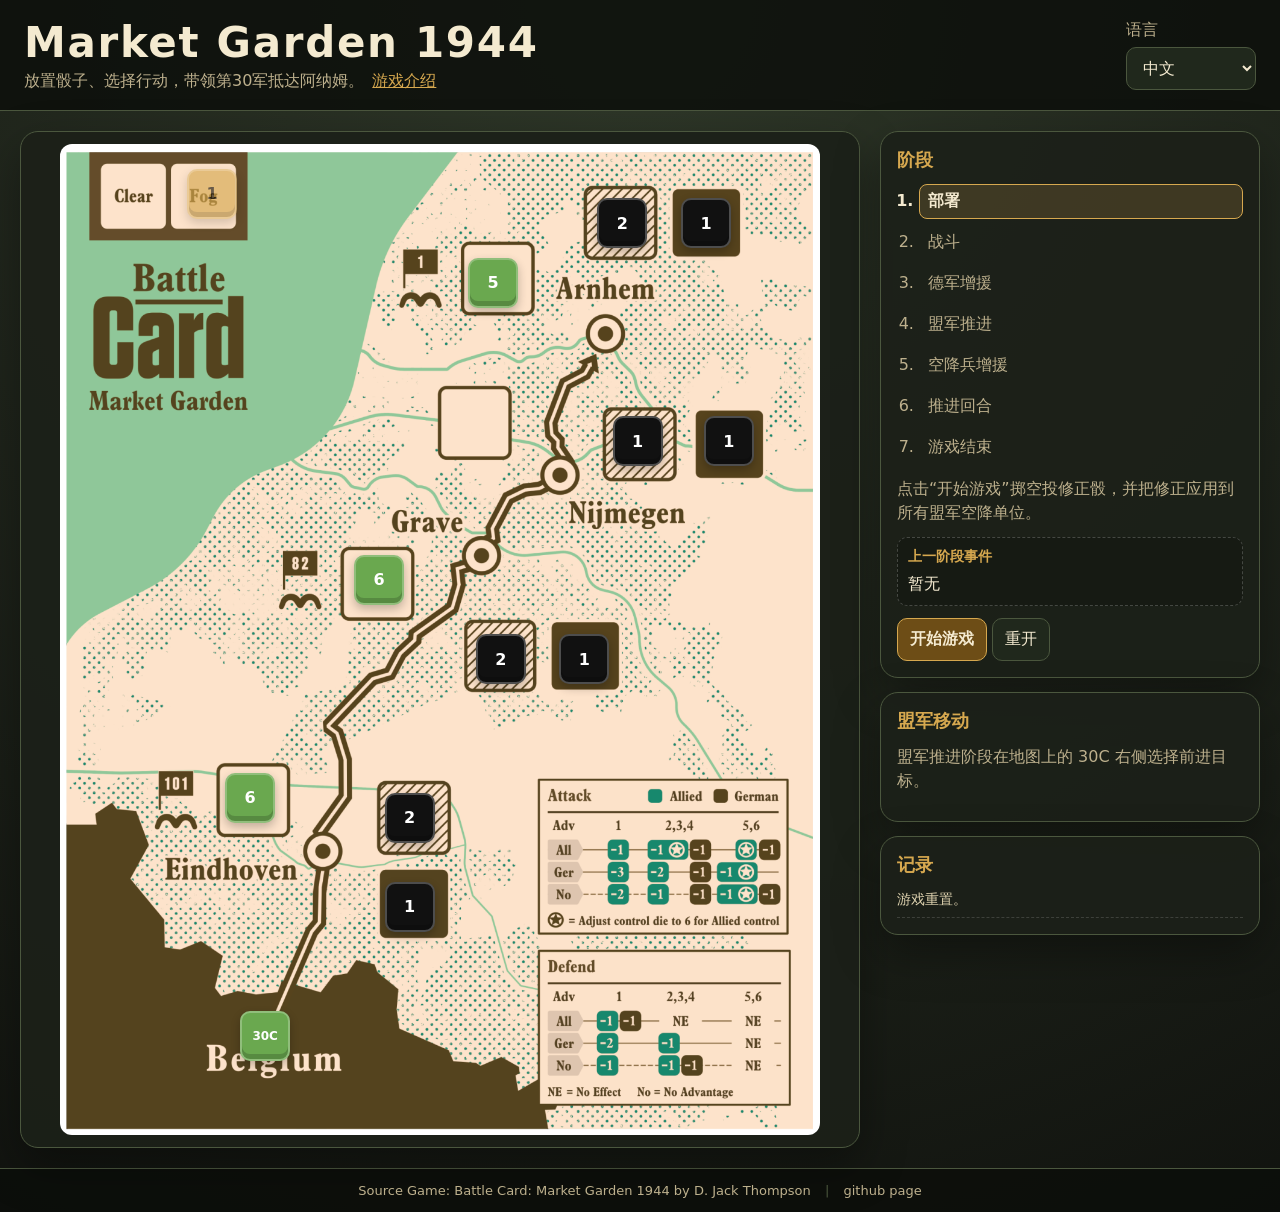
<file: index.html>
<!doctype html>
<html lang="zh-CN">
<head>
  <meta charset="utf-8">
  <meta name="viewport" content="width=device-width, initial-scale=1">
  <title>Battle Card: Market Garden 1944</title>
  <link rel="stylesheet" href="styles.css">
</head>
<body>
  <header class="topbar">
    <div>
      <h1>Market Garden 1944</h1>
      <p><span data-i18n="tagline">放置骰子、选择行动，带领 30 Corps 抵达 Arnhem。</span><a href="info.png" id="infoLink" data-i18n="infoLink">游戏介绍</a></p>
    </div>
    <label class="language-select"><span data-i18n="languageLabel">语言</span>
      <select id="languageSelect">
        <option value="zh">中文</option>
        <option value="en">English</option>
      </select>
    </label>
  </header>

  <main class="layout">
    <section class="map-panel">
      <div id="mapBoard" class="map-board">
        <img src="map.png" alt="Market Garden map">
        <div class="map-turn-die">
          <strong id="turnDie" class="die turn">1</strong>
        </div>
        <div class="location" data-loc="arnhem"></div>
        <div class="location" data-loc="nijmegen"></div>
        <div class="location" data-loc="grave"></div>
        <div class="location" data-loc="eindhoven"></div>
        <div class="location" data-loc="belgium"></div>
      </div>
    </section>

    <aside class="side-panel">
      <section class="panel">
        <h2 data-i18n="phaseTitle">阶段</h2>
        <ol id="phaseList" class="phase-list"></ol>
        <p id="phaseHelp" class="help">点击“开始游戏”进行空投修正。</p>
        <div class="last-events">
          <h3 data-i18n="lastEventsTitle">上一阶段事件</h3>
          <div id="lastEvents">暂无</div>
        </div>
        <button id="primaryAction" class="primary">开始游戏</button>
        <button id="resetGame" data-i18n="resetButton">重开</button>
      </section>

      <section class="panel move-panel">
        <h2 data-i18n="moveTitle">盟军移动</h2>
        <p class="help" data-i18n="moveHelp">Allied Advance 阶段在地图上的 30C 右侧选择前进目标。</p>
        <div class="move-grid">
          <label><span data-i18n="unitLabel">单位</span>
            <select id="moveUnit"></select>
          </label>
          <label><span data-i18n="targetLabel">目标</span>
            <select id="moveTarget"></select>
          </label>
        </div>
        <button id="moveBtn" data-i18n="moveButton">执行移动</button>
      </section>

      <section class="panel">
        <h2 data-i18n="logTitle">记录</h2>
        <div id="log" class="log"></div>
      </section>
    </aside>
  </main>

  <div id="infoModal" class="modal" hidden>
    <button id="closeInfo" class="modal-close" aria-label="关闭">×</button>
    <div class="modal-body">
      <img src="info.png" alt="Battle Card: Market Garden 1944 rules" class="info-image">
      <h2>Battle Card: Market Garden 1944</h2>

      <h3>游戏概述</h3>
      <p>在盟军的「市场花园行动」期间，盟军试图夺取荷兰的重要桥梁并绕过德军防线。玩家扮演盟军指挥官，必须建立一条从比利时到 Arnhem 的连续补给线。</p>

      <h4>胜利条件</h4>
      <table>
        <tr><th>结果</th><th>条件</th></tr>
        <tr><td>胜利</td><td>30 Corps 进入 Arnhem</td></tr>
        <tr><td>失败</td><td>任意盟军单位被消灭（Strength &lt; 1）</td></tr>
        <tr><td>失败</td><td>Turn Die &gt; 6</td></tr>
      </table>

      <hr>

      <h3>地图结构</h3>
      <p>4 个关键地点呈线性排列：</p>
      <pre>Belgium → Eindhoven → Grave → Nijmegen → Arnhem</pre>
      <p>30 Corps 从 Belgium 出发。</p>

      <h4>数据结构</h4>
      <table>
        <tr><th>字段</th><th>含义</th></tr>
        <tr><td><code>allied_unit</code></td><td>盟军单位强度</td></tr>
        <tr><td><code>german_unit</code></td><td>德军单位强度</td></tr>
        <tr><td><code>control</code></td><td>1=德军控制, 6=盟军控制, 默认德军控制</td></tr>
      </table>

      <h4>控制判定</h4>
      <p>每个地点有一个 Control Die，范围 <code>1</code>（德军）或 <code>6</code>（盟军）。</p>
      <ul>
        <li>德军强度 &gt; 盟军：德军控制</li>
        <li>查表结果为 Allied 控制：切换成盟军控制</li>
      </ul>

      <h3>初始设置</h3>
      <h4>各地兵力</h4>
      <table>
        <tr><th>地点</th><th>German Unit</th><th>Allied Unit</th></tr>
        <tr><td>Arnhem</td><td>2</td><td>5</td></tr>
        <tr><td>Nijmegen</td><td>1</td><td>—</td></tr>
        <tr><td>Grave</td><td>2</td><td>6</td></tr>
        <tr><td>Eindhoven</td><td>2</td><td>6</td></tr>
      </table>

      <h4>盟军空降部队</h4>
      <table>
        <tr><th>单位</th><th>部署地点</th></tr>
        <tr><td>101st Airborne</td><td>Eindhoven</td></tr>
        <tr><td>82nd Airborne</td><td>Grave</td></tr>
        <tr><td>1st Airborne</td><td>Arnhem</td></tr>
      </table>

      <h4>其他</h4>
      <table>
        <tr><th>项目</th><th>位置</th></tr>
        <tr><td>30 Corps</td><td>Belgium</td></tr>
        <tr><td>Turn Die</td><td>Fog（两个面：Clear / Fog）</td></tr>
      </table>

      <hr>

      <h3>空投修正（Airdrop）</h3>
      <p>开始游戏时掷 1d6，将修正应用到所有盟军空降单位。</p>
      <table>
        <tr><th>骰值</th><th>修正</th></tr>
        <tr><td>1~2</td><td>-2</td></tr>
        <tr><td>3~4</td><td>-1</td></tr>
        <tr><td>5~6</td><td>0</td></tr>
      </table>
      <p>例：1st Airborne = 5，掷出 2 → 5 - 2 = 3</p>

      <hr>

      <h3>游戏回合流程</h3>
      <pre>Battle → German Reinforcement → Allied Advance → 1st Airborne Reinforcement → Advance Turn</pre>
      <p>重复直到胜负产生。</p>

      <hr>

      <h3>1. Battle Phase</h3>
      <p>玩家在每个地点选择攻击（Attack）或防御（Defend），逐个地点结算。</p>

      <h4>战斗优势（Advantage）</h4>
      <p>比较双方强度，高者获得 Advantage。</p>

      <h4>Attack Table</h4>
      <table>
        <tr><th>优势</th><th>1</th><th>2,3,4</th><th>5,6</th></tr>
        <tr><td><strong>All</strong></td><td>-1 Allied</td><td>-1 Allied, -1 German, Allied 控制</td><td>-1 German, Allied 控制</td></tr>
        <tr><td><strong>Ger</strong></td><td>-3 Allied</td><td>-2 Allied, -1 German</td><td>-1 German, Allied 控制</td></tr>
        <tr><td><strong>No</strong></td><td>-2 Allied</td><td>-1 Allied, -1 German</td><td>-1 German, Allied 控制</td></tr>
      </table>

      <h4>Defend Table</h4>
      <table>
        <tr><th>优势</th><th>1</th><th>2,3,4</th><th>5,6</th></tr>
        <tr><td><strong>All</strong></td><td>-1 German, -1 Allied</td><td>No Effect</td><td>No Effect</td></tr>
        <tr><td><strong>Ger</strong></td><td>-2 Allied</td><td>-1 Allied</td><td>No Effect</td></tr>
        <tr><td><strong>No</strong></td><td>-1 Allied</td><td>-1 Allied, -1 German</td><td>-1 German</td></tr>
      </table>

      <h4>特殊规则</h4>
      <table>
        <tr><th>阵营</th><th>规则</th></tr>
        <tr><td>德军</td><td>最小强度 = 1，不能被消灭</td></tr>
        <tr><td>盟军</td><td>Strength &lt; 1 则立即被消灭（游戏失败）</td></tr>
      </table>

      <hr>

      <h3>2. German Reinforcement</h3>
      <p>从 Arnhem 开始往下检查，其德军单位 <code>Strength + 1</code>。</p>
      <p>如果德军被消灭了，无法增援。</p>
      <p>仅当 Arnhem 在德军控制下时，Nijmegen 的德军才增加。</p>

      <hr>

      <h3>3. Allied Advance</h3>
      <p>玩家可移动：30 Corps 或任意盟军单位。</p>
      <ul>
        <li><strong>Airborne Advance</strong>：空降部队只能移动到相邻地点</li>
        <li><strong>合并规则</strong>：Strength 相加，最大 6，超过部分损失</li>
        <li><strong>30 Corps Advance</strong>：只能进入盟军控制地点（Control = 6），进入后移除德军单位</li>
      </ul>

      <hr>

      <h3>4. 1st Airborne Reinforcement</h3>
      <p>掷 1d6，若 <code>d6 &lt;= Turn Die</code>，则 1st Airborne +1 Strength，并把 Turn Die 移到 Clear。</p>
      <p>此强化只能发生一次，完成后跳过此步骤。</p>

      <hr>

      <h3>5. Advance Turn</h3>
      <pre>Turn Die += 1</pre>

      <hr>

      <h3>胜利 / 失败判定</h3>
      <table>
        <tr><th>条件</th><th>结果</th></tr>
        <tr><td>30 Corps 到达 Arnhem</td><td>立即胜利</td></tr>
        <tr><td>任意盟军单位 Strength &lt; 1</td><td>立即失败</td></tr>
        <tr><td>Turn Die &gt; 6</td><td>立即失败</td></tr>
      </table>

      <hr>
    </div>
  </div>

  <footer class="footer">
    <a href="https://djackthompson.itch.io/battle-card-market-garden" target="_blank" rel="noopener">Source Game: Battle Card: Market Garden 1944 by D. Jack Thompson</a>
    <span class="footer-sep">|</span>
    <a href="https://github.com/halida/battle_card_market_garden" target="_blank" rel="noopener">github page</a>
  </footer>
  <script src="https://code.jquery.com/jquery-3.7.1.min.js"></script>
  <script src="app.js"></script>
</body>
</html>
</file>
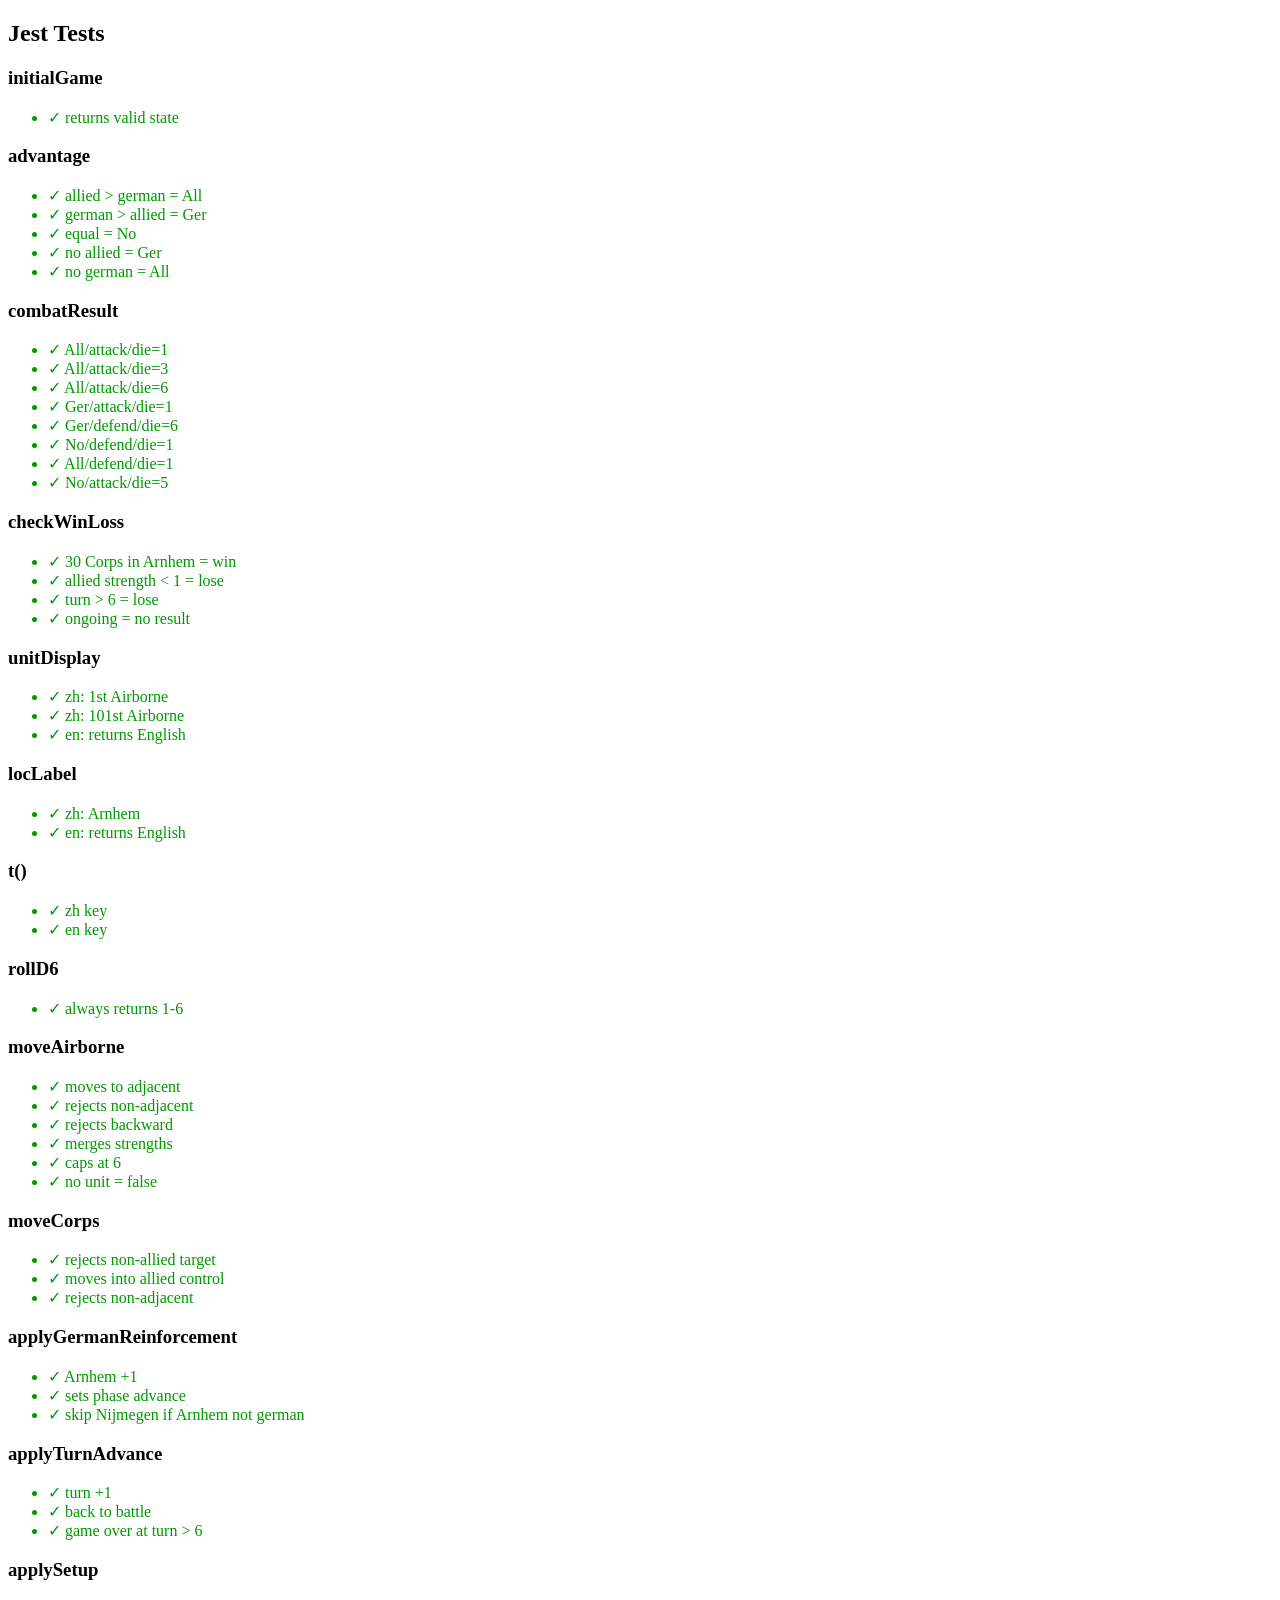
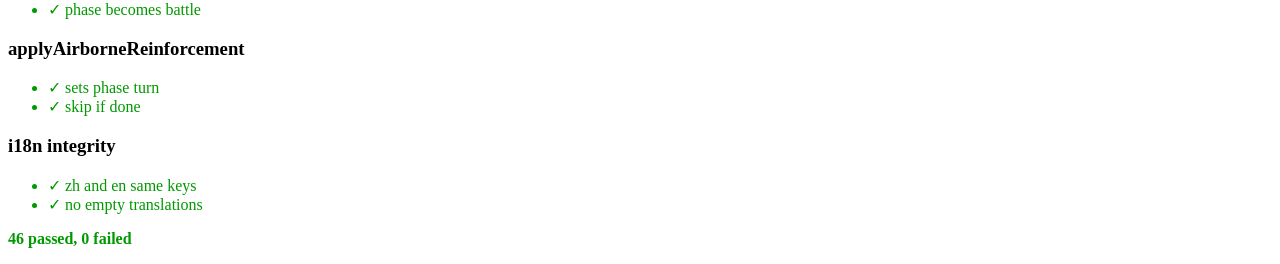
<file: test.html>
<!doctype html>
<html>
<head>
  <meta charset="utf-8">
  <title>Battle Card - Tests</title>
</head>
<body>
  <div id="mocha"></div>
  <div id="log" style="display:none"></div>
  <div id="mapBoard" style="display:none"><div class="map-turn-die"><strong id="turnDie" class="die turn">1</strong></div><div class="location" data-loc="arnhem"></div><div class="location" data-loc="nijmegen"></div><div class="location" data-loc="grave"></div><div class="location" data-loc="eindhoven"></div><div class="location" data-loc="belgium"></div></div>
  <div id="orders" style="display:none"></div>
  <select id="moveUnit" style="display:none"></select>
  <select id="moveTarget" style="display:none"></select>
  <div id="phaseList" style="display:none"></div>
  <div id="phaseHelp" style="display:none"></div>
  <div id="lastEvents" style="display:none"></div>
  <div id="primaryAction" style="display:none"></div>
  <button id="resetGame" style="display:none"></button>
  <button id="moveBtn" style="display:none"></button>
  <div id="dicePool" style="display:none"></div>
  <select id="languageSelect" style="display:none"><option value="zh"><option value="en"></select>
  <button id="closeInfo" style="display:none"></button>
  <a id="infoLink" style="display:none"></a>
  <div id="infoModal" style="display:none"></div>

  <script src="https://code.jquery.com/jquery-3.7.1.min.js"></script>
  <script src="app.js"></script>
  <script>
    // ---- inline Jest-like test runner ----
    var SUITES = [], CURR = null;
    function describe(name, fn) { CURR = { name: name, tests: [], beforeEach: null }; SUITES.push(CURR); fn(); CURR = null; }
    function beforeEach(fn) { if (CURR) CURR.beforeEach = fn; }
    function it(name, fn) { if (CURR) CURR.tests.push({ name: name, fn: fn }); }
    function expect(actual) {
      var _not = false, _obj = { actual: actual };
      _obj.toBe = function (expected) {
        if (!_not && !Object.is(actual, expected)) throw new Error('expected ' + JSON.stringify(expected) + ' but got ' + JSON.stringify(actual));
        if (_not && Object.is(actual, expected)) throw new Error('expected not ' + JSON.stringify(expected));
      };
      _obj.toEqual = function (expected) {
        var a = JSON.stringify(actual), b = JSON.stringify(expected);
        if (!_not && a !== b) throw new Error('expected ' + b + ' but got ' + a);
        if (_not && a === b) throw new Error('expected not equal ' + b);
      };
      _obj.toBeGreaterThan = function (expected) {
        if (!_not && !(actual > expected)) throw new Error('expected ' + actual + ' > ' + expected);
        if (_not && actual > expected) throw new Error('expected ' + actual + ' not > ' + expected);
      };
      Object.defineProperty(_obj, 'not', { get: function () { _not = true; return _obj; } });
      return _obj;
    }

    function runTests() {
      var out = document.getElementById('mocha');
      out.innerHTML = '<h2>Jest Tests</h2>';
      var pass = 0, fail = 0;
      for (var s = 0; s < SUITES.length; s++) {
        var suite = SUITES[s], block = document.createElement('div');
        block.innerHTML = '<h3>' + suite.name + '</h3>';
        var list = document.createElement('ul');
        for (var t = 0; t < suite.tests.length; t++) {
          var test = suite.tests[t];
          try {
            if (suite.beforeEach) suite.beforeEach();
            test.fn();
            list.innerHTML += '<li style="color:#090">\u2713 ' + test.name + '</li>';
            pass++;
          } catch (e) {
            list.innerHTML += '<li style="color:#c00">\u2717 ' + test.name + ': ' + e.message + '</li>';
            fail++;
          }
        }
        block.appendChild(list);
        out.appendChild(block);
      }
      var color = fail > 0 ? '#c00' : '#090';
      out.innerHTML += '<p style="font-weight:bold;color:' + color + '">' + pass + ' passed, ' + fail + ' failed</p>';
    }

    function resetGame() { game = initialGame(); }

    // ---- Jest-style tests ----
    describe('initialGame', function () {
      it('returns valid state', function () {
        resetGame();
        expect(game.phase).toBe('setup');
        expect(game.turn).toBe(1);
        expect(game.locations.arnhem.allied.strength).toBe(5);
      });
    });

    describe('advantage', function () {
      it('allied > german = All', function () { expect(advantage({ allied: { strength: 5 }, german: 2 })).toBe('All'); });
      it('german > allied = Ger', function () { expect(advantage({ allied: { strength: 2 }, german: 5 })).toBe('Ger'); });
      it('equal = No', function () { expect(advantage({ allied: { strength: 3 }, german: 3 })).toBe('No'); });
      it('no allied = Ger', function () { expect(advantage({ allied: null, german: 2 })).toBe('Ger'); });
      it('no german = All', function () { expect(advantage({ allied: { strength: 4 }, german: null })).toBe('All'); });
    });

    describe('combatResult', function () {
      it('All/attack/die=1', function () { expect(combatResult('attack', 'All', 1)).toEqual({ a: 1 }); });
      it('All/attack/die=3', function () { expect(combatResult('attack', 'All', 3)).toEqual({ a: 1, g: 1, c: true }); });
      it('All/attack/die=6', function () { expect(combatResult('attack', 'All', 6)).toEqual({ g: 1, c: true }); });
      it('Ger/attack/die=1', function () { expect(combatResult('attack', 'Ger', 1)).toEqual({ a: 3 }); });
      it('Ger/defend/die=6', function () { expect(combatResult('defend', 'Ger', 6)).toEqual({}); });
      it('No/defend/die=1', function () { expect(combatResult('defend', 'No', 1)).toEqual({ a: 1 }); });
      it('All/defend/die=1', function () { expect(combatResult('defend', 'All', 1)).toEqual({ g: 1, a: 1 }); });
      it('No/attack/die=5', function () { expect(combatResult('attack', 'No', 5)).toEqual({ g: 1, c: true }); });
    });

    describe('checkWinLoss', function () {
      it('30 Corps in Arnhem = win', function () { resetGame(); game.locations.arnhem.corps = true; expect(checkWinLoss()).toBe(true); expect(game.phase).toBe('gameover'); });
      it('allied strength < 1 = lose', function () { resetGame(); game.locations.eindhoven.allied.strength = 0; expect(checkWinLoss()).toBe(true); });
      it('turn > 6 = lose', function () { resetGame(); game.turn = 7; expect(checkWinLoss()).toBe(true); expect(game.over).toBe(true); });
      it('ongoing = no result', function () { resetGame(); expect(checkWinLoss()).toBe(false); });
    });

    describe('unitDisplay', function () {
      it('zh: 1st Airborne', function () { language = 'zh'; expect(unitDisplay('1st Airborne')).toBe('\u7B2C1\u7A7A\u964D\u5E08'); });
      it('zh: 101st Airborne', function () { language = 'zh'; expect(unitDisplay('101st Airborne')).toBe('\u7B2C101\u7A7A\u964D\u5E08'); });
      it('en: returns English', function () { language = 'en'; expect(unitDisplay('1st Airborne')).toBe('1st Airborne'); });
    });

    describe('locLabel', function () {
      it('zh: Arnhem', function () { language = 'zh'; expect(locLabel('arnhem')).toBe('\u963F\u7EB3\u59C6'); });
      it('en: returns English', function () { language = 'en'; expect(locLabel('arnhem')).toBe('Arnhem'); });
    });

    describe('t()', function () {
      it('zh key', function () { language = 'zh'; expect(t('attack')).toBe('\u653B\u51FB'); });
      it('en key', function () { language = 'en'; expect(t('attack')).toBe('Attack'); });
    });

    describe('rollD6', function () {
      it('always returns 1-6', function () { for (var i = 0; i < 200; i++) { var r = rollD6(); expect(r >= 1 && r <= 6).toBe(true); } });
    });

    describe('moveAirborne', function () {
      it('moves to adjacent', function () { resetGame(); expect(moveAirborne('eindhoven', 'grave')).toBe(true); expect(game.locations.eindhoven.allied).toBe(null); expect(game.locations.grave.allied).not.toBe(null); });
      it('rejects non-adjacent', function () { resetGame(); expect(moveAirborne('eindhoven', 'nijmegen')).toBe(false); });
      it('rejects backward', function () { resetGame(); expect(moveAirborne('grave', 'eindhoven')).toBe(false); });
      it('merges strengths', function () { resetGame(); game.locations.eindhoven.allied.strength = 2; game.locations.grave.allied.strength = 3; moveAirborne('eindhoven', 'grave'); expect(game.locations.grave.allied.strength).toBe(5); });
      it('caps at 6', function () { resetGame(); game.locations.eindhoven.allied.strength = 4; game.locations.grave.allied.strength = 4; moveAirborne('eindhoven', 'grave'); expect(game.locations.grave.allied.strength).toBe(6); });
      it('no unit = false', function () { resetGame(); game.locations.eindhoven.allied = null; expect(moveAirborne('eindhoven', 'grave')).toBe(false); });
    });

    describe('moveCorps', function () {
      it('rejects non-allied target', function () { resetGame(); expect(moveCorps('belgium', 'eindhoven')).toBe(false); });
      it('moves into allied control', function () { resetGame(); game.locations.eindhoven.control = 6; game.locations.eindhoven.german = 3; expect(moveCorps('belgium', 'eindhoven')).toBe(true); expect(game.locations.eindhoven.corps).toBe(true); expect(game.locations.belgium.corps).toBe(false); expect(game.locations.eindhoven.german).toBe(null); });
      it('rejects non-adjacent', function () { resetGame(); game.locations.eindhoven.control = 6; expect(moveCorps('belgium', 'grave')).toBe(false); });
    });

    describe('applyGermanReinforcement', function () {
      it('Arnhem +1', function () { resetGame(); var before = game.locations.arnhem.german; applyGermanReinforcement(); expect(game.locations.arnhem.german).toBe(before + 1); });
      it('sets phase advance', function () { resetGame(); applyGermanReinforcement(); expect(game.phase).toBe('advance'); });
      it('skip Nijmegen if Arnhem not german', function () { resetGame(); game.locations.arnhem.control = 6; var before = game.locations.nijmegen.german; applyGermanReinforcement(); expect(game.locations.nijmegen.german).toBe(before); });
    });

    describe('applyTurnAdvance', function () {
      it('turn +1', function () { resetGame(); applyTurnAdvance(); expect(game.turn).toBe(2); });
      it('back to battle', function () { resetGame(); applyTurnAdvance(); expect(game.phase).toBe('battle'); });
      it('game over at turn > 6', function () { resetGame(); game.turn = 6; applyTurnAdvance(); expect(game.over).toBe(true); });
    });

    describe('applySetup', function () {
      it('phase becomes battle', function () { resetGame(); applySetup(); expect(game.phase).toBe('battle'); });
    });

    describe('applyAirborneReinforcement', function () {
      it('sets phase turn', function () { resetGame(); applyAirborneReinforcement(); expect(game.phase).toBe('turn'); });
      it('skip if done', function () { resetGame(); game.airborneReinforced = true; applyAirborneReinforcement(); expect(game.phase).toBe('turn'); });
    });

    describe('i18n integrity', function () {
      it('zh and en same keys', function () {
        var keys = function (o) { return Object.keys(o).sort(); };
        expect(keys(i18n.zh)).toEqual(keys(i18n.en));
        ['phaseNames', 'phaseHelp', 'buttons', 'messages', 'locations', 'unitNames', 'mapTitles'].forEach(function (k) {
          expect(keys(i18n.zh[k])).toEqual(keys(i18n.en[k]));
        });
      });
      it('no empty translations', function () {
        function check(obj, path) {
          for (var k in obj) {
            if (typeof obj[k] === 'string') expect(obj[k].length).toBeGreaterThan(0);
            else if (typeof obj[k] === 'object') check(obj[k], path + '.' + k);
          }
        }
        check(i18n.zh, 'zh');
        check(i18n.en, 'en');
      });
    });

    runTests();
  </script>
</body>
</html>
</file>
<file: styles.css>
:root {
  color-scheme: dark;
  --bg: #11130f;
  --panel: rgba(28, 32, 24, 0.92);
  --line: #4b573e;
  --text: #f4ead0;
  --muted: #bdb08d;
  --gold: #d6a84f;
  --allied: #6aa84f;
  --german: #111;
  --control: #888;
}

* { box-sizing: border-box; }
body {
  margin: 0;
  min-height: 100vh;
  background: radial-gradient(circle at top, #2f3829, var(--bg));
  color: var(--text);
  font-family: system-ui, -apple-system, BlinkMacSystemFont, "Segoe UI", sans-serif;
}

button, select {
  border: 1px solid var(--line);
  border-radius: 10px;
  background: #20281c;
  color: var(--text);
  padding: 10px 12px;
  font: inherit;
}

button { cursor: pointer; }
button:hover { border-color: var(--gold); }
button:disabled { cursor: not-allowed; opacity: .45; }
button.primary { background: #6d4d16; border-color: var(--gold); font-weight: 700; }

.topbar {
  display: flex;
  justify-content: space-between;
  gap: 20px;
  align-items: center;
  padding: 18px 24px;
  border-bottom: 1px solid var(--line);
  background: rgba(12, 14, 10, .82);
}

h1, h2, p { margin: 0; }
h1 { font-size: clamp(24px, 4vw, 42px); letter-spacing: .04em; }
h2 { margin-bottom: 12px; color: var(--gold); font-size: 18px; }
.topbar p { color: var(--muted); margin-top: 4px; }
.topbar a { color: var(--gold); margin-left: 8px; }
.language-select {
  display: grid;
  gap: 6px;
  min-width: 130px;
  color: var(--muted);
}

.modal {
  position: fixed;
  inset: 0;
  z-index: 20;
  display: grid;
  place-items: center;
  padding: 24px;
  background: rgba(0, 0, 0, .78);
}
.modal[hidden] { display: none; }
.modal img {
  max-width: min(100%, 1100px);
  max-height: 92vh;
  border-radius: 12px;
  box-shadow: 0 18px 55px rgba(0,0,0,.55);
}
.modal-close {
  position: fixed;
  right: 24px;
  top: 18px;
  z-index: 21;
  width: 42px;
  height: 42px;
  padding: 0;
  font-size: 28px;
  line-height: 1;
}
.modal-body {
  max-width: min(100%, 1100px);
  max-height: 92vh;
  overflow-y: auto;
  background: var(--bg);
  border: 1px solid var(--line);
  border-radius: 12px;
  padding: 32px 40px;
  color: var(--text);
  font-size: 15px;
  line-height: 1.6;
  box-shadow: 0 18px 55px rgba(0,0,0,.55);
}
.modal-body h2 {
  font-size: 22px;
  color: var(--gold);
  margin: 0 0 12px;
}
.modal-body h3 {
  font-size: 18px;
  color: var(--gold);
  margin: 24px 0 10px;
}
.modal-body h4 {
  font-size: 15px;
  margin: 18px 0 6px;
  color: var(--text);
}
.modal-body hr {
  border: none;
  border-top: 1px solid var(--line);
  margin: 20px 0;
}
.modal-body table {
  width: 100%;
  border-collapse: collapse;
  margin: 10px 0;
  font-size: 14px;
}
.modal-body th, .modal-body td {
  border: 1px solid var(--line);
  padding: 6px 10px;
  text-align: left;
}
.modal-body th {
  background: rgba(109, 77, 22, .3);
  color: var(--gold);
  font-weight: 600;
}
.modal-body td { color: #dfd3b0; }
.modal-body code {
  background: rgba(255,255,255,.08);
  padding: 2px 5px;
  border-radius: 4px;
  font-size: 13px;
}
.modal-body pre {
  background: rgba(0,0,0,.3);
  padding: 10px 14px;
  border-radius: 8px;
  overflow-x: auto;
  font-size: 13px;
}
.modal-body ul {
  margin: 8px 0;
  padding-left: 20px;
}
.modal-body li {
  margin-bottom: 4px;
  color: #dfd3b0;
}
.info-image {
  display: block;
  width: 100%;
  max-height: 60vh;
  object-fit: contain;
  object-position: top;
  border-radius: 8px;
  margin-bottom: 16px;
  box-shadow: 0 4px 20px rgba(0,0,0,.35);
}

.status-card {
  min-width: 120px;
  text-align: center;
  border: 1px solid var(--line);
  border-radius: 16px;
  padding: 10px 14px;
  background: var(--panel);
}
.map-turn-die {
  position: absolute;
  left: 20%;
  top: 5%;
  z-index: 4;
  transform: translate(-50%, -50%);
}
.map-turn-die .die { opacity: .65; }
.map-turn-die.clear-weather { left: 10%; }
.status-card span, .status-card em { display: block; color: var(--muted); font-style: normal; }
.status-card strong { display: block; font-size: 38px; line-height: 1; color: var(--gold); }

.layout {
  display: grid;
  grid-template-columns: minmax(360px, 1fr) 380px;
  gap: 20px;
  padding: 20px;
}

.map-panel, .panel {
  border: 1px solid var(--line);
  border-radius: 18px;
  background: var(--panel);
  box-shadow: 0 18px 45px rgba(0,0,0,.35);
}
.map-panel { padding: 12px; overflow: auto; }
.map-board { position: relative; max-width: 760px; margin: auto; }
.map-board img { display: block; width: 100%; height: auto; border-radius: 12px; }

.location {
  position: absolute;
  transform: translate(-50%, -50%);
}
.location.allied-control { box-shadow: none; }
.location[data-loc="arnhem"] { left: 54%; top: 16%; }
.location[data-loc="nijmegen"] { left: 49%; top: 35%; }
.location[data-loc="grave"] { left: 48%; top: 52%; }
.location[data-loc="eindhoven"] { left: 45%; top: 70%; }
.location[data-loc="belgium"] { left: 40%; top: 88%; }
.pin-title { color: var(--gold); font-weight: 800; text-shadow: 0 1px 1px #000; }

.map-board > .die {
  position: absolute;
  z-index: 3;
  transform: translate(-50%, -50%);
}
.map-board > .die[data-loc="arnhem"][data-kind="control"] { left: 85%; top: 8%; }
.map-board > .die[data-loc="arnhem"][data-kind="german"] { left: 74%; top: 8%; }
.map-board > .die[data-loc="arnhem"][data-kind="allied"] { left: 57%; top: 14%; }
.map-board > .die[data-loc="arnhem"][data-kind="corps"] { left: 72%; top: 19%; }

.map-board > .die[data-loc="nijmegen"][data-kind="control"] { left: 88%; top: 30%; }
.map-board > .die[data-loc="nijmegen"][data-kind="german"] { left: 76%; top: 30%; }
.map-board > .die[data-loc="nijmegen"][data-kind="allied"] { left: 54%; top: 28%; }
.map-board > .die[data-loc="nijmegen"][data-kind="corps"] { left: 66%; top: 33%; }

.map-board > .die[data-loc="grave"][data-kind="control"] { left: 69%; top: 52%; }
.map-board > .die[data-loc="grave"][data-kind="german"] { left: 58%; top: 52%; }
.map-board > .die[data-loc="grave"][data-kind="allied"] { left: 42%; top: 44%; }
.map-board > .die[data-loc="grave"][data-kind="corps"] { left: 55%; top: 41%; }

.map-board > .die[data-loc="eindhoven"][data-kind="control"] { left: 46%; top: 77%; }
.map-board > .die[data-loc="eindhoven"][data-kind="german"] { left: 46%; top: 68%; }
.map-board > .die[data-loc="eindhoven"][data-kind="allied"] { left: 25%; top: 66%; }
.map-board > .die[data-loc="eindhoven"][data-kind="corps"] { left: 35%; top: 71%; }

.map-board > .die[data-loc="belgium"][data-kind="control"] { left: 83%; top: 84%; }
.map-board > .die[data-loc="belgium"][data-kind="german"] { left: 39%; top: 83%; }
.map-board > .die[data-loc="belgium"][data-kind="allied"] { left: 45%; top: 84%; }
.map-board > .die[data-loc="belgium"][data-kind="corps"] { left: 27%; top: 90%; }

.die {
  width: 50px;
  height: 50px;
  display: inline-flex;
  align-items: center;
  justify-content: center;
  border-radius: 10px;
  border: 2px solid rgba(255,255,255,.25);
  color: #fff;
  font-weight: 900;
  box-shadow: inset 0 -5px 0 rgba(0,0,0,.18), 0 4px 10px rgba(0,0,0,.24);
}
.die.allied { background: var(--allied); }
.die.german { background: var(--german); }
.die.control { background: var(--control); }
.die.control.allied { background: var(--allied); }
.die.control.german { background: var(--german); }
.die.corps { background: var(--allied); color: #fff; font-size: 12px; }
.die.roll { background: var(--gold); color: #1a1204; }
.die.turn { background: var(--gold); color: #1a1204; }
.die.used { opacity: .45; }
.map-order {
  position: absolute;
  z-index: 4;
  width: 86px;
  padding: 6px 8px;
  transform: translateY(-50%);
  background: rgba(32, 40, 28, .86);
}
.map-order[data-loc="arnhem"] { left: 61%; top: 14%; }
.map-order[data-loc="nijmegen"] { left: 58%; top: 31%; }
.map-order[data-loc="grave"] { left: 46%; top: 44%; }
.map-order[data-loc="eindhoven"] { left: 29%; top: 66%; }
.map-order[data-loc="belgium"] { left: 49%; top: 84%; }
.map-advance {
  position: absolute;
  z-index: 4;
  width: 92px;
  padding: 6px 8px;
  transform: translateY(-50%);
  background: rgba(32, 40, 28, .86);
}
.map-advance[data-type="airborne"][data-from="arnhem"] { left: 61%; top: 14%; }
.map-advance[data-type="airborne"][data-from="nijmegen"] { left: 58%; top: 31%; }
.map-advance[data-type="airborne"][data-from="grave"] { left: 46%; top: 44%; }
.map-advance[data-type="airborne"][data-from="eindhoven"] { left: 29%; top: 66%; }
.map-advance[data-type="airborne"][data-from="belgium"] { left: 49%; top: 84%; }
.map-advance[data-type="corps"][data-from="arnhem"] { left: 76%; top: 19%; }
.map-advance[data-type="corps"][data-from="nijmegen"] { left: 64%; top: 32%; }
.map-advance[data-type="corps"][data-from="grave"] { left: 59%; top: 41%; }
.map-advance[data-type="corps"][data-from="eindhoven"] { left: 39%; top: 71%; }
.map-advance[data-type="corps"][data-from="belgium"] { left: 31%; top: 90%; }
.orders-panel .orders,
.move-panel .move-grid,
.move-panel #moveBtn { display: none; }

.side-panel { display: grid; gap: 14px; align-content: start; }
.panel { padding: 16px; }
.phase-list {
  display: grid;
  gap: 6px;
  margin: 0 0 12px;
  padding-left: 22px;
}
.phase-list li {
  padding: 6px 8px;
  border: 1px solid transparent;
  border-radius: 8px;
  color: var(--muted);
  cursor: help;
}
.phase-list li.active {
  border-color: var(--gold);
  background: rgba(214, 168, 79, .18);
  color: var(--text);
  font-weight: 800;
}
.help { color: var(--muted); margin-bottom: 12px; line-height: 1.5; }
.last-events {
  margin-bottom: 12px;
  padding: 10px;
  border: 1px dashed rgba(255,255,255,.2);
  border-radius: 10px;
  background: rgba(0,0,0,.18);
}
.last-events h3 {
  margin: 0 0 8px;
  color: var(--gold);
  font-size: 14px;
}
.last-events p {
  margin: 0 0 6px;
  color: #dfd3b0;
  font-size: 13px;
  line-height: 1.4;
}
.last-events p:last-child { margin-bottom: 0; }
.orders { display: grid; gap: 8px; }
.order-row, .move-grid {
  display: grid;
  grid-template-columns: 1fr 1fr;
  gap: 8px;
  align-items: end;
}
.order-row label, .move-grid label { display: grid; gap: 5px; color: var(--muted); }
#dicePool { display: flex; flex-wrap: wrap; gap: 8px; }
.log {
  max-height: 260px;
  overflow: auto;
  display: flex;
  flex-direction: column-reverse;
  gap: 8px;
  color: #dfd3b0;
  font-size: 14px;
  line-height: 1.45;
}
.log p { padding-bottom: 8px; border-bottom: 1px dashed rgba(255,255,255,.15); }

.footer {
  text-align: center;
  padding: 14px 24px;
  border-top: 1px solid var(--line);
  background: rgba(12, 14, 10, .82);
  font-size: 13px;
}
.footer a { color: var(--muted); text-decoration: none; }
.footer a:hover { color: var(--gold); }
.footer-sep { color: var(--line); margin: 0 10px; }

@media (max-width: 980px) {
  .layout { grid-template-columns: 1fr; }
  .side-panel { grid-template-columns: repeat(auto-fit, minmax(280px, 1fr)); }
}

@media (max-width: 620px) {
  .topbar { align-items: stretch; flex-direction: column; }
  .layout { padding: 10px; }
  .location { min-width: 110px; padding: 6px; }
  .die { width: 34px; height: 34px; border-radius: 8px; }
}
</file>
